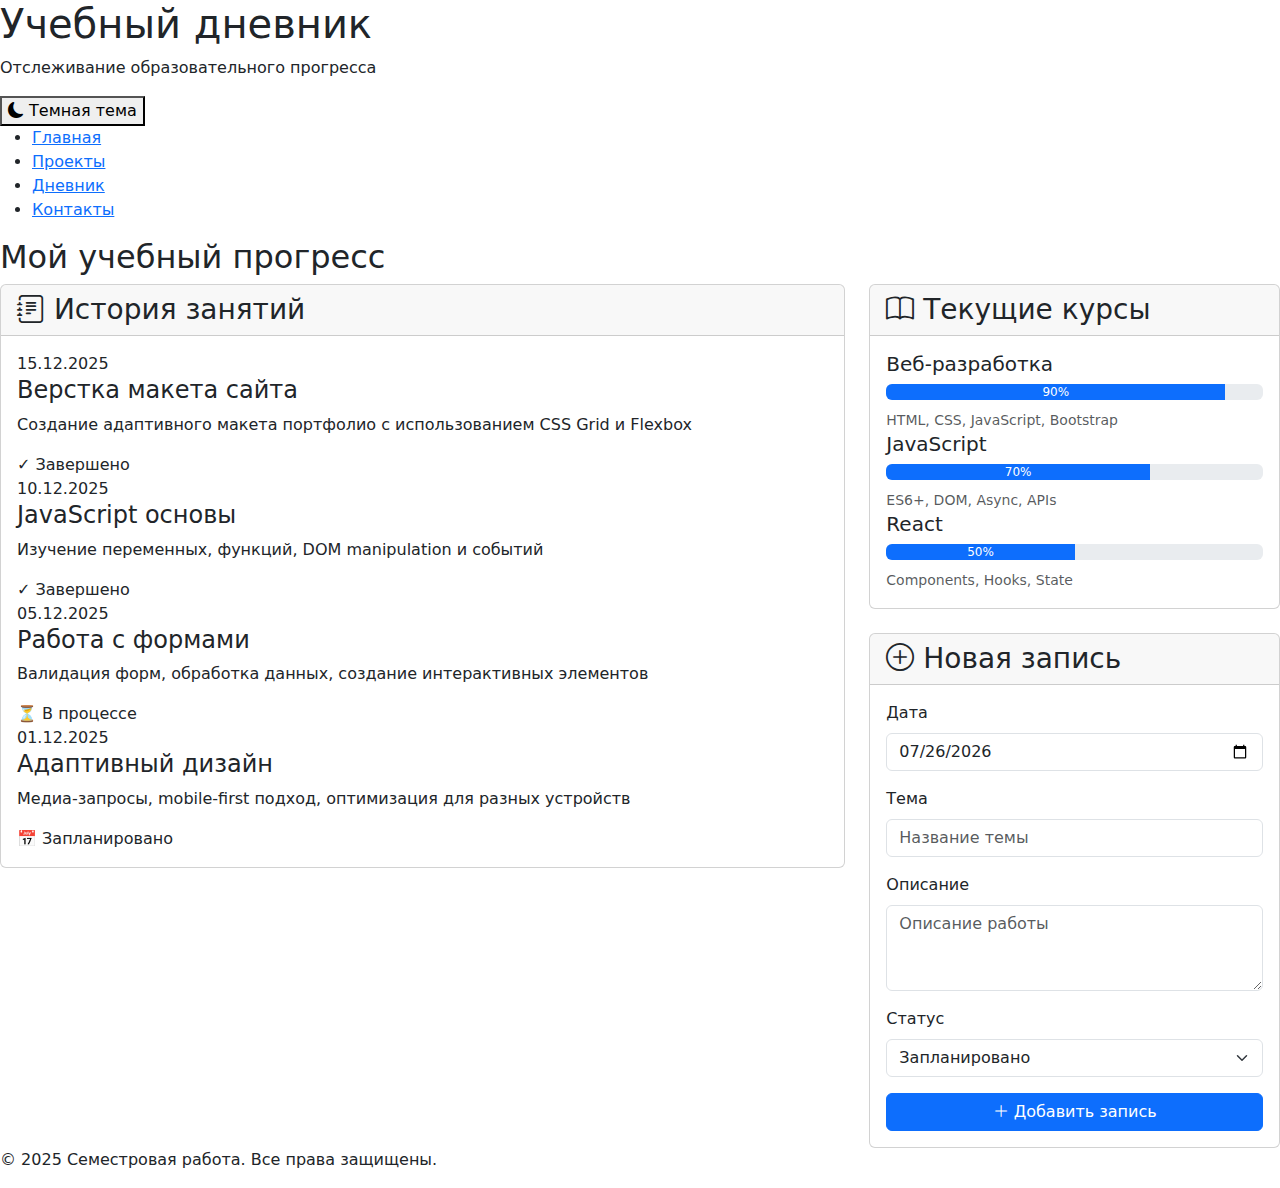
<file: pages/diary.html>
<!DOCTYPE html>
<html lang="ru">
<head>
    <meta charset="UTF-8">
    <meta name="viewport" content="width=device-width, initial-scale=1.0">
    <title>Учебный дневник - Портфолио</title>
    <link rel="stylesheet" href="../style/styles.css">
    <link href="https://cdn.jsdelivr.net/npm/bootstrap@5.3.2/dist/css/bootstrap.min.css" rel="stylesheet">
    <link rel="stylesheet" href="https://cdn.jsdelivr.net/npm/bootstrap-icons@1.11.1/font/bootstrap-icons.css">
</head>
<body>
    <div class="page">
        <header class="header">
            <h1 class="header__title">Учебный дневник</h1>
            <p class="header__subtitle">Отслеживание образовательного прогресса</p>
            <div class="theme-switcher">
                <button class="theme-switcher__button" onclick="toggleTheme()">
                    <i class="bi bi-moon-fill"></i> Сменить тему
                </button>
            </div>
        </header>
        
        <nav class="nav">
            <ul class="nav__list">
                <li class="nav__item">
                    <a class="nav__link" href="../index.html">Главная</a>
                </li>
                <li class="nav__item">
                    <a class="nav__link" href="projects.html">Проекты</a>
                </li>
                <li class="nav__item">
                    <a class="nav__link nav__link--active" href="diary.html">Дневник</a>
                </li>
                <li class="nav__item">
                    <a class="nav__link" href="contacts.html">Контакты</a>
                </li>
            </ul>
        </nav>
        
        <main class="main">
            <section class="diary">
                <h2 class="diary__title">Мой учебный прогресс</h2>
                
                <div class="row">
                    <div class="col-lg-8">
                        <!-- Хронология занятий -->
                        <div class="card mb-4">
                            <div class="card-header">
                                <h3 class="card-title mb-0">
                                    <i class="bi bi-journal-text"></i> История занятий
                                </h3>
                            </div>
                            <div class="card-body">
                                <div class="timeline">
                                    <div class="timeline-item completed">
                                        <div class="timeline-date">15.12.2025</div>
                                        <div class="timeline-content">
                                            <h4 class="timeline-title">Верстка макета сайта</h4>
                                            <p class="timeline-description">Создание адаптивного макета портфолио с использованием CSS Grid и Flexbox</p>
                                            <span class="status-badge completed">✓ Завершено</span>
                                        </div>
                                    </div>
                                    <div class="timeline-item completed">
                                        <div class="timeline-date">10.12.2025</div>
                                        <div class="timeline-content">
                                            <h4 class="timeline-title">JavaScript основы</h4>
                                            <p class="timeline-description">Изучение переменных, функций, DOM manipulation и событий</p>
                                            <span class="status-badge completed">✓ Завершено</span>
                                        </div>
                                    </div>
                                    <div class="timeline-item in-progress">
                                        <div class="timeline-date">05.12.2025</div>
                                        <div class="timeline-content">
                                            <h4 class="timeline-title">Работа с формами</h4>
                                            <p class="timeline-description">Валидация форм, обработка данных, создание интерактивных элементов</p>
                                            <span class="status-badge in-progress">⏳ В процессе</span>
                                        </div>
                                    </div>
                                    <div class="timeline-item planned">
                                        <div class="timeline-date">01.12.2025</div>
                                        <div class="timeline-content">
                                            <h4 class="timeline-title">Адаптивный дизайн</h4>
                                            <p class="timeline-description">Медиа-запросы, mobile-first подход, оптимизация для разных устройств</p>
                                            <span class="status-badge planned">📅 Запланировано</span>
                                        </div>
                                    </div>
                                </div>
                            </div>
                        </div>
                    </div>
                    
                    <div class="col-lg-4">
                        <!-- Текущие курсы -->
                        <div class="card mb-4">
                            <div class="card-header">
                                <h3 class="card-title mb-0">
                                    <i class="bi bi-book"></i> Текущие курсы
                                </h3>
                            </div>
                            <div class="card-body">
                                <div class="course-progress">
                                    <div class="course-item">
                                        <h5 class="course-name">Веб-разработка</h5>
                                        <div class="progress mb-2">
                                            <div class="progress-bar" style="width: 90%">90%</div>
                                        </div>
                                        <small class="text-muted">HTML, CSS, JavaScript, Bootstrap</small>
                                    </div>
                                    <div class="course-item">
                                        <h5 class="course-name">JavaScript</h5>
                                        <div class="progress mb-2">
                                            <div class="progress-bar" style="width: 70%">70%</div>
                                        </div>
                                        <small class="text-muted">ES6+, DOM, Async, APIs</small>
                                    </div>
                                    <div class="course-item">
                                        <h5 class="course-name">React</h5>
                                        <div class="progress mb-2">
                                            <div class="progress-bar" style="width: 50%">50%</div>
                                        </div>
                                        <small class="text-muted">Components, Hooks, State</small>
                                    </div>
                                </div>
                            </div>
                        </div>
                        
                        <!-- Добавление новой записи -->
                        <div class="card">
                            <div class="card-header">
                                <h3 class="card-title mb-0">
                                    <i class="bi bi-plus-circle"></i> Новая запись
                                </h3>
                            </div>
                            <div class="card-body">
                                <form id="newEntryForm">
                                    <div class="mb-3">
                                        <label for="entryDate" class="form-label">Дата</label>
                                        <input type="date" class="form-control" id="entryDate" required>
                                    </div>
                                    <div class="mb-3">
                                        <label for="entryTitle" class="form-label">Тема</label>
                                        <input type="text" class="form-control" id="entryTitle" placeholder="Название темы" required>
                                    </div>
                                    <div class="mb-3">
                                        <label for="entryDescription" class="form-label">Описание</label>
                                        <textarea class="form-control" id="entryDescription" rows="3" placeholder="Описание работы"></textarea>
                                    </div>
                                    <div class="mb-3">
                                        <label for="entryStatus" class="form-label">Статус</label>
                                        <select class="form-select" id="entryStatus" required>
                                            <option value="planned">Запланировано</option>
                                            <option value="in-progress">В процессе</option>
                                            <option value="completed">Завершено</option>
                                        </select>
                                    </div>
                                    <button type="submit" class="btn btn-primary w-100">
                                        <i class="bi bi-plus-lg"></i> Добавить запись
                                    </button>
                                </form>
                            </div>
                        </div>
                    </div>
                </div>
            </section>
        </main>
        
        <footer class="footer">
            <p>© 2025 Семестровая работа. Все права защищены.</p>
        </footer>
    </div>

    <script>
        function toggleTheme() {
            const currentTheme = document.documentElement.getAttribute('data-theme');
            const newTheme = currentTheme === 'dark' ? 'light' : 'dark';
            document.documentElement.setAttribute('data-theme', newTheme);
            localStorage.setItem('theme', newTheme);
            
            const themeButton = document.querySelector('.theme-switcher__button');
            if (newTheme === 'dark') {
                themeButton.innerHTML = '<i class="bi bi-sun-fill"></i> Светлая тема';
            } else {
                themeButton.innerHTML = '<i class="bi bi-moon-fill"></i> Темная тема';
            }
        }

        document.addEventListener('DOMContentLoaded', function() {
            const savedTheme = localStorage.getItem('theme') || 'light';
            document.documentElement.setAttribute('data-theme', savedTheme);
            
            const themeButton = document.querySelector('.theme-switcher__button');
            if (savedTheme === 'dark') {
                themeButton.innerHTML = '<i class="bi bi-sun-fill"></i> Светлая тема';
            } else {
                themeButton.innerHTML = '<i class="bi bi-moon-fill"></i> Темная тема';
            }

            // Устанавливаем сегодняшнюю дату по умолчанию
            const today = new Date().toISOString().split('T')[0];
            document.getElementById('entryDate').value = today;

            // Обработка формы добавления записи
            document.getElementById('newEntryForm').addEventListener('submit', function(e) {
                e.preventDefault();
                
                const date = document.getElementById('entryDate').value;
                const title = document.getElementById('entryTitle').value;
                const description = document.getElementById('entryDescription').value;
                const status = document.getElementById('entryStatus').value;
                
                addNewEntry(date, title, description, status);
                this.reset();
                document.getElementById('entryDate').value = today;
            });
        });

        function addNewEntry(date, title, description, status) {
            const timeline = document.querySelector('.timeline');
            const statusTexts = {
                'planned': 'Запланировано',
                'in-progress': 'В процессе', 
                'completed': 'Завершено'
            };
            const statusIcons = {
                'planned': '📅',
                'in-progress': '⏳',
                'completed': '✓'
            };
            
            const newEntry = document.createElement('div');
            newEntry.className = `timeline-item ${status}`;
            newEntry.innerHTML = `
                <div class="timeline-date">${formatDate(date)}</div>
                <div class="timeline-content">
                    <h4 class="timeline-title">${title}</h4>
                    <p class="timeline-description">${description}</p>
                    <span class="status-badge ${status}">${statusIcons[status]} ${statusTexts[status]}</span>
                </div>
            `;
            
            timeline.insertBefore(newEntry, timeline.firstChild);
            
            alert('Новая запись добавлена в дневник!');
        }

        function formatDate(dateString) {
            const date = new Date(dateString);
            return date.toLocaleDateString('ru-RU');
        }
    </script>
    <script src="https://cdn.jsdelivr.net/npm/bootstrap@5.3.2/dist/js/bootstrap.bundle.min.js"></script>
</body>
</html>
</file>
<file: style/styles.css>

</file>
